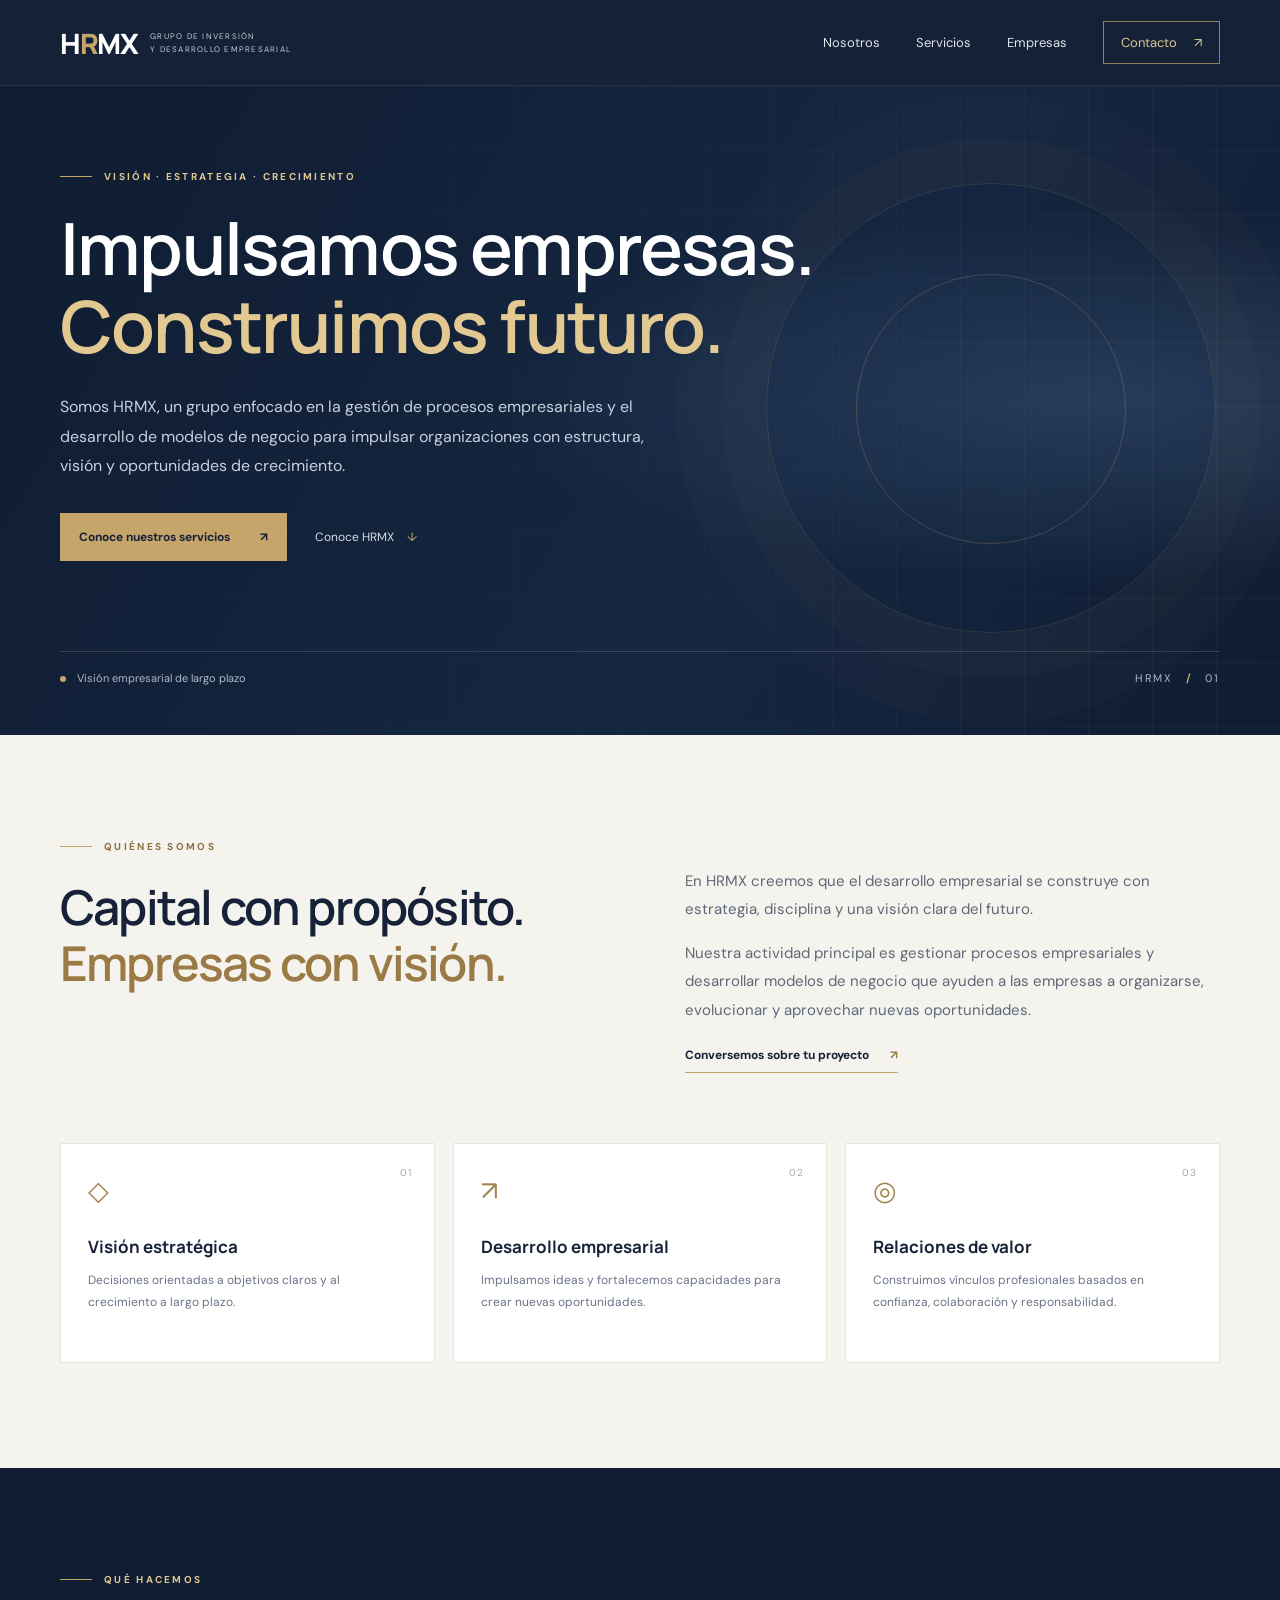
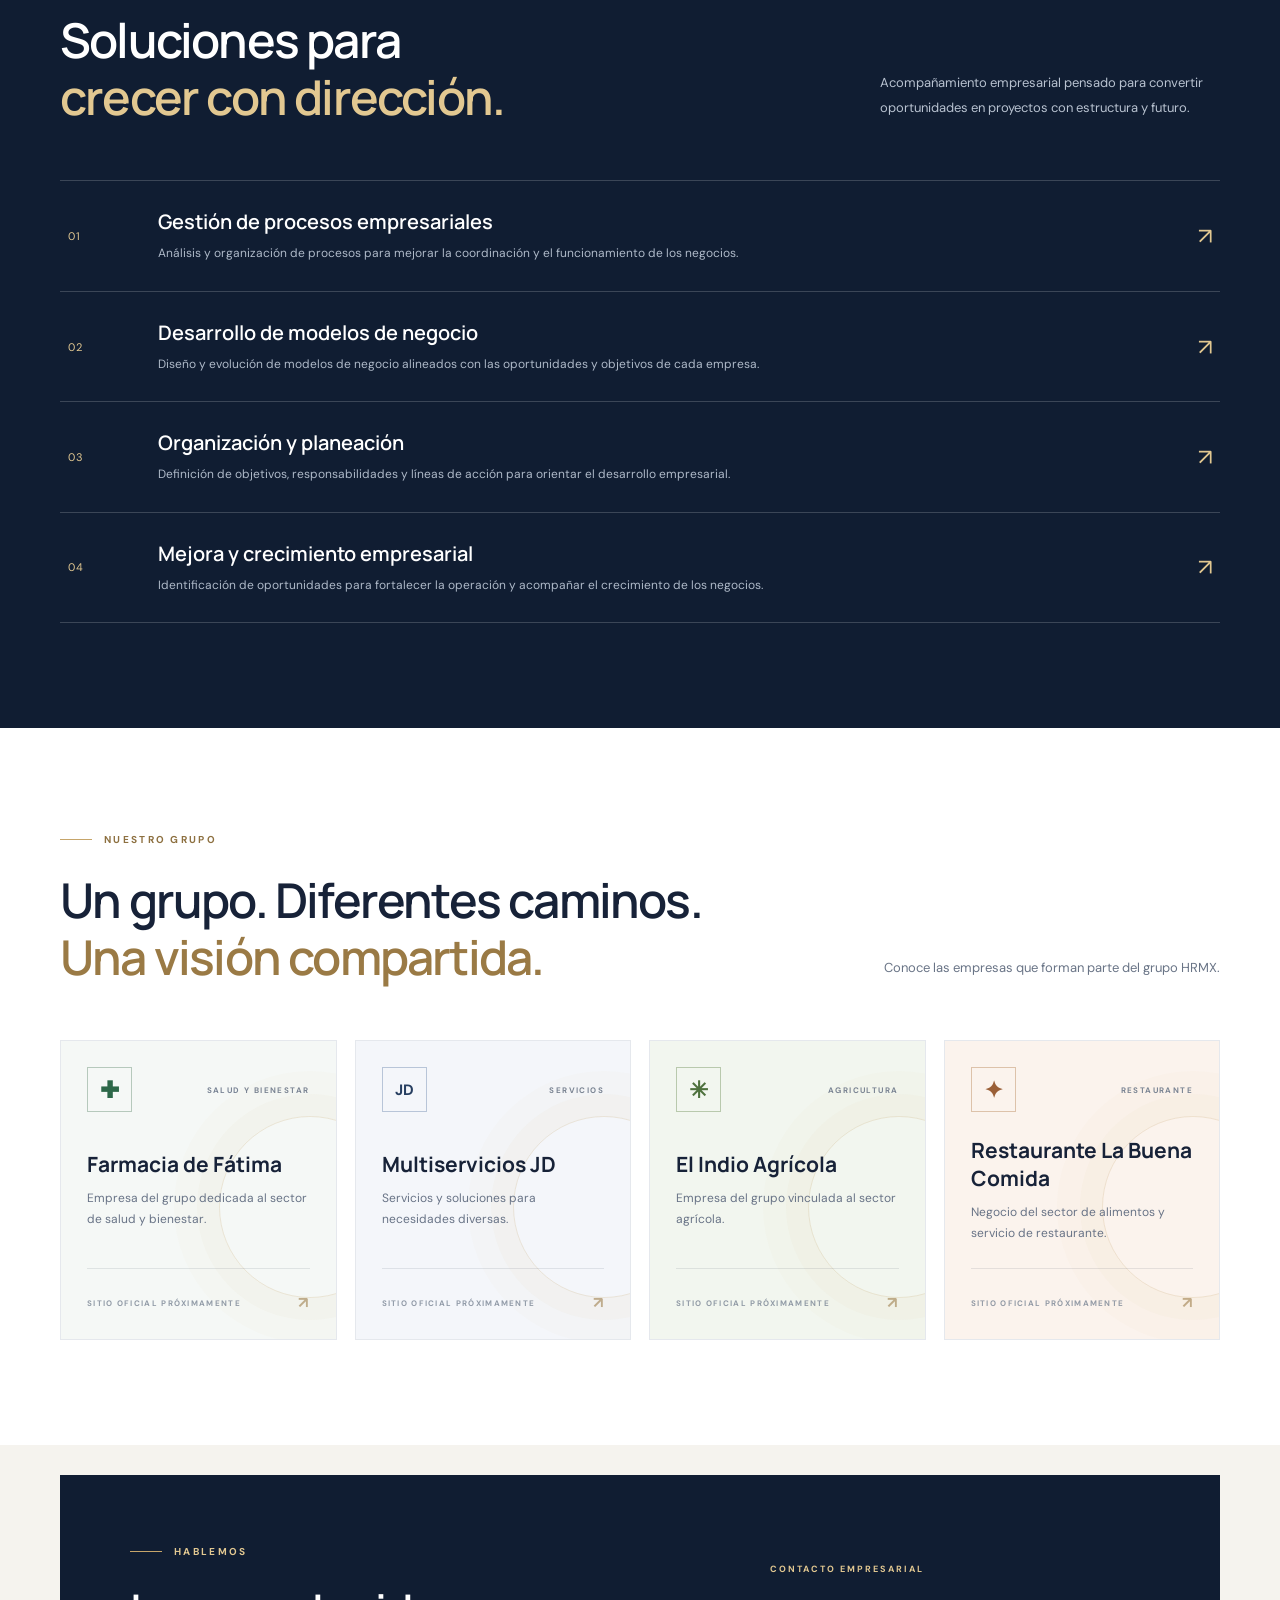
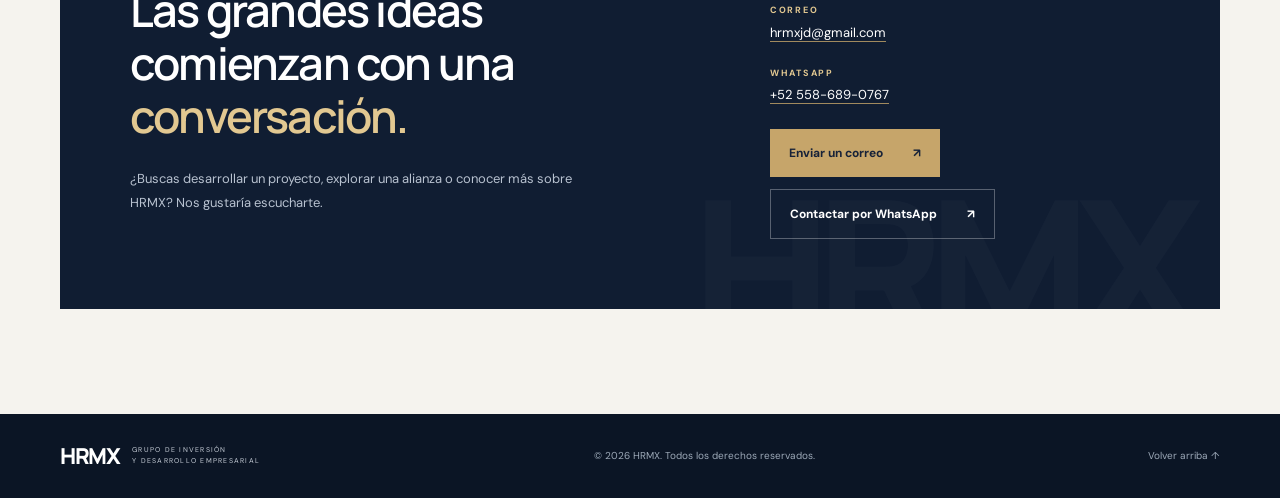
<file: index.html>
<!DOCTYPE html>
<html lang="es">
<head>
  <meta charset="UTF-8">
  <meta name="viewport" content="width=device-width, initial-scale=1.0">
  <meta name="description" content="HRMX — Grupo de Inversión y Desarrollo Empresarial. Impulsamos empresas con visión estratégica, desarrollo y soluciones empresariales.">
  <title>HRMX | Grupo de Inversión y Desarrollo Empresarial</title>
  <link rel="preconnect" href="https://fonts.googleapis.com">
  <link rel="preconnect" href="https://fonts.gstatic.com" crossorigin>
  <link href="https://fonts.googleapis.com/css2?family=DM+Sans:wght@400;500;600;700&family=Manrope:wght@400;500;600;700;800&display=swap" rel="stylesheet">
  <link rel="stylesheet" href="styles.css">
</head>
<body>
  <header class="site-header">
    <nav class="nav container" aria-label="Navegación principal">
      <a class="brand" href="#inicio" aria-label="HRMX inicio">
        <span class="brand-mark">H<span>R</span>MX</span>
        <span class="brand-caption">GRUPO DE INVERSIÓN<br>Y DESARROLLO EMPRESARIAL</span>
      </a>
      <button class="menu-toggle" aria-label="Abrir menú" aria-expanded="false">☰</button>
      <div class="nav-links">
        <a href="#nosotros">Nosotros</a>
        <a href="#servicios">Servicios</a>
        <a href="#empresas">Empresas</a>
        <a href="#contacto" class="nav-cta">Contacto <span>↗</span></a>
      </div>
    </nav>
  </header>

  <main>
    <section class="hero" id="inicio">
      <div class="hero-grid"></div>
      <div class="container hero-content">
        <p class="eyebrow"><span class="eyebrow-line"></span> VISIÓN · ESTRATEGIA · CRECIMIENTO</p>
        <h1>Impulsamos empresas.<br><span>Construimos futuro.</span></h1>
        <p class="hero-copy">Somos HRMX, un grupo enfocado en la gestión de procesos empresariales y el desarrollo de modelos de negocio para impulsar organizaciones con estructura, visión y oportunidades de crecimiento.</p>
        <div class="hero-actions">
          <a class="button button-gold" href="#servicios">Conoce nuestros servicios <span>↗</span></a>
          <a class="text-link" href="#nosotros">Conoce HRMX <span>↓</span></a>
        </div>
        <div class="hero-foot">
          <span><i class="status-dot"></i> Visión empresarial de largo plazo</span>
          <span class="hero-index">HRMX <b>/</b> 01</span>
        </div>
      </div>
      <div class="hero-orb orb-one"></div><div class="hero-orb orb-two"></div>
    </section>

    <section class="intro section" id="nosotros">
      <div class="container intro-grid">
        <div>
          <p class="eyebrow dark"><span class="eyebrow-line"></span> QUIÉNES SOMOS</p>
          <h2>Capital con propósito.<br><span>Empresas con visión.</span></h2>
        </div>
        <div class="intro-text">
          <p>En HRMX creemos que el desarrollo empresarial se construye con estrategia, disciplina y una visión clara del futuro.</p>
          <p>Nuestra actividad principal es gestionar procesos empresariales y desarrollar modelos de negocio que ayuden a las empresas a organizarse, evolucionar y aprovechar nuevas oportunidades.</p>
          <a class="inline-link" href="#contacto">Conversemos sobre tu proyecto <span>↗</span></a>
        </div>
      </div>
      <div class="container values">
        <article class="value-card"><span class="value-number">01</span><div class="value-icon">◇</div><h3>Visión estratégica</h3><p>Decisiones orientadas a objetivos claros y al crecimiento a largo plazo.</p></article>
        <article class="value-card"><span class="value-number">02</span><div class="value-icon">↗</div><h3>Desarrollo empresarial</h3><p>Impulsamos ideas y fortalecemos capacidades para crear nuevas oportunidades.</p></article>
        <article class="value-card"><span class="value-number">03</span><div class="value-icon">◎</div><h3>Relaciones de valor</h3><p>Construimos vínculos profesionales basados en confianza, colaboración y responsabilidad.</p></article>
      </div>
    </section>

    <section class="services section" id="servicios">
      <div class="container">
        <div class="section-heading">
          <div><p class="eyebrow"><span class="eyebrow-line"></span> QUÉ HACEMOS</p><h2>Soluciones para<br><span>crecer con dirección.</span></h2></div>
          <p class="heading-note">Acompañamiento empresarial pensado para convertir oportunidades en proyectos con estructura y futuro.</p>
        </div>
        <div class="service-list">
          <article class="service-item"><span class="service-no">01</span><div><h3>Gestión de procesos empresariales</h3><p>Análisis y organización de procesos para mejorar la coordinación y el funcionamiento de los negocios.</p></div><span class="service-arrow">↗</span></article>
          <article class="service-item"><span class="service-no">02</span><div><h3>Desarrollo de modelos de negocio</h3><p>Diseño y evolución de modelos de negocio alineados con las oportunidades y objetivos de cada empresa.</p></div><span class="service-arrow">↗</span></article>
          <article class="service-item"><span class="service-no">03</span><div><h3>Organización y planeación</h3><p>Definición de objetivos, responsabilidades y líneas de acción para orientar el desarrollo empresarial.</p></div><span class="service-arrow">↗</span></article>
          <article class="service-item"><span class="service-no">04</span><div><h3>Mejora y crecimiento empresarial</h3><p>Identificación de oportunidades para fortalecer la operación y acompañar el crecimiento de los negocios.</p></div><span class="service-arrow">↗</span></article>
        </div>
      </div>
    </section>

    <section class="companies section" id="empresas">
      <div class="container">
        <div class="section-heading companies-heading">
          <div><p class="eyebrow dark"><span class="eyebrow-line"></span> NUESTRO GRUPO</p><h2>Un grupo. Diferentes caminos.<br><span>Una visión compartida.</span></h2></div>
          <p class="heading-note">Conoce las empresas que forman parte del grupo HRMX.</p>
        </div>
        <div class="company-grid">
          <article class="company-card pharmacy">
            <div class="company-top"><span class="company-symbol">✚</span><span class="company-type">SALUD Y BIENESTAR</span></div>
            <div><h3>Farmacia de Fátima</h3><p>Empresa del grupo dedicada al sector de salud y bienestar.</p></div>
            <span class="company-foot company-coming" aria-label="Sitio oficial próximamente">SITIO OFICIAL PRÓXIMAMENTE <b>↗</b></span>
          </article>
          <article class="company-card jd">
            <div class="company-top"><span class="company-symbol">JD</span><span class="company-type">SERVICIOS</span></div>
            <div><h3>Multiservicios JD</h3><p>Servicios y soluciones para necesidades diversas.</p></div>
            <span class="company-foot company-coming" aria-label="Sitio oficial próximamente">SITIO OFICIAL PRÓXIMAMENTE <b>↗</b></span>
          </article>
          <article class="company-card agriculture">
            <div class="company-top"><span class="company-symbol">✳</span><span class="company-type">AGRICULTURA</span></div>
            <div><h3>El Indio Agrícola</h3><p>Empresa del grupo vinculada al sector agrícola.</p></div>
            <span class="company-foot company-coming" aria-label="Sitio oficial próximamente">SITIO OFICIAL PRÓXIMAMENTE <b>↗</b></span>
          </article>
          <article class="company-card restaurant">
            <div class="company-top"><span class="company-symbol">✦</span><span class="company-type">RESTAURANTE</span></div>
            <div><h3>Restaurante La Buena Comida</h3><p>Negocio del sector de alimentos y servicio de restaurante.</p></div>
            <span class="company-foot company-coming" aria-label="Sitio oficial próximamente">SITIO OFICIAL PRÓXIMAMENTE <b>↗</b></span>
          </article>
        </div>
      </div>
    </section>

    <section class="contact section" id="contacto">
      <div class="container contact-panel">
        <div>
          <p class="eyebrow"><span class="eyebrow-line"></span> HABLEMOS</p>
          <h2>Las grandes ideas<br>comienzan con una <span>conversación.</span></h2>
          <p class="contact-copy">¿Buscas desarrollar un proyecto, explorar una alianza o conocer más sobre HRMX? Nos gustaría escucharte.</p>
        </div>
        <div class="contact-side">
          <p class="contact-label">CONTACTO EMPRESARIAL</p>
          <div class="contact-details"><p><span class="contact-detail-label">CORREO</span><br><a href="mailto:hrmxjd@gmail.com">hrmxjd@gmail.com</a></p><p><span class="contact-detail-label">WHATSAPP</span><br><a href="https://wa.me/525586890767" target="_blank" rel="noopener noreferrer">+52 558-689-0767</a></p></div>
          <a class="button button-gold" href="mailto:hrmxjd@gmail.com">Enviar un correo <span>↗</span></a>
          <a class="button button-whatsapp" href="https://wa.me/525586890767" target="_blank" rel="noopener noreferrer">Contactar por WhatsApp <span>↗</span></a>
        </div>
        <div class="contact-decoration">HRMX<span>.</span></div>
      </div>
    </section>
  </main>

  <footer class="footer">
    <div class="container footer-inner">
      <a class="brand footer-brand" href="#inicio"><span class="brand-mark">HRMX</span><span class="brand-caption">GRUPO DE INVERSIÓN<br>Y DESARROLLO EMPRESARIAL</span></a>
      <p>© <span id="year"></span> HRMX. Todos los derechos reservados.</p>
      <a href="#inicio" class="back-top">Volver arriba ↑</a>
    </div>
  </footer>
  <script src="script.js"></script>
</body>
</html>
</file>
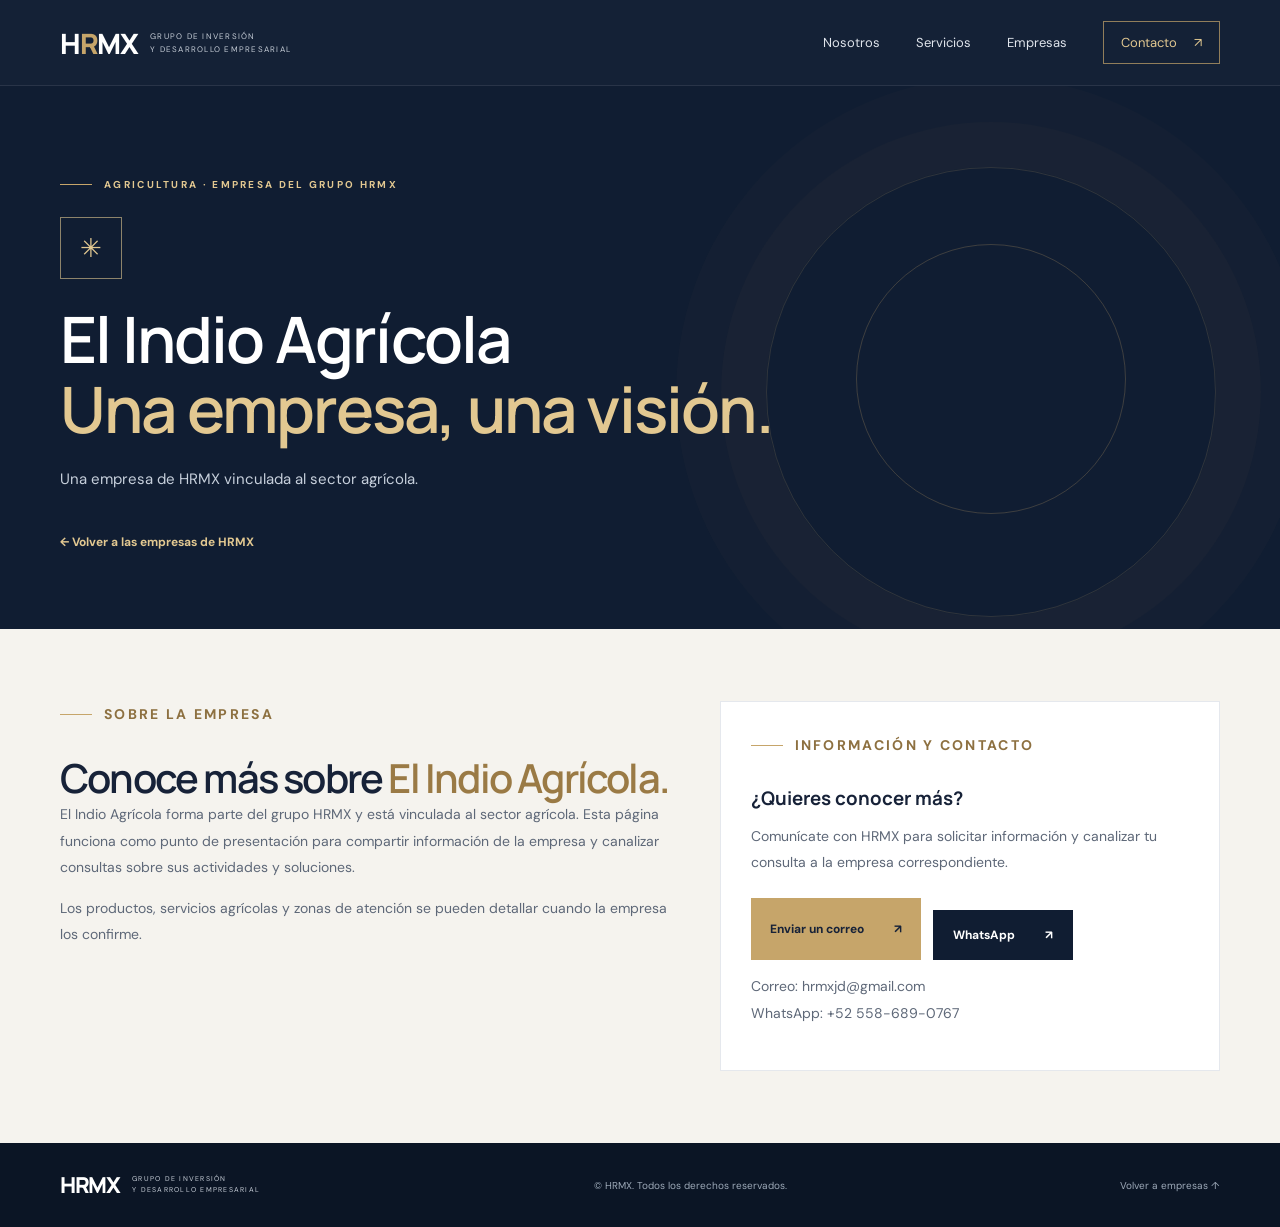
<file: el-indio-agricola.html>
<!DOCTYPE html>
<html lang="es">
<head>
  <meta charset="UTF-8">
  <meta name="viewport" content="width=device-width, initial-scale=1.0">
  <meta name="description" content="Una empresa de HRMX vinculada al sector agrícola.">
  <title>El Indio Agrícola | HRMX</title>
  <link rel="preconnect" href="https://fonts.googleapis.com">
  <link rel="preconnect" href="https://fonts.gstatic.com" crossorigin>
  <link href="https://fonts.googleapis.com/css2?family=DM+Sans:wght@400;500;600;700&family=Manrope:wght@400;500;600;700;800&display=swap" rel="stylesheet">
  <link rel="stylesheet" href="styles.css">
</head>
<body>
  <header class="site-header">
    <nav class="nav container" aria-label="Navegación principal">
      <a class="brand" href="index.html" aria-label="HRMX inicio"><span class="brand-mark">H<span>R</span>MX</span><span class="brand-caption">GRUPO DE INVERSIÓN<br>Y DESARROLLO EMPRESARIAL</span></a>
      <div class="nav-links"><a href="index.html#nosotros">Nosotros</a><a href="index.html#servicios">Servicios</a><a href="index.html#empresas">Empresas</a><a href="index.html#contacto" class="nav-cta">Contacto <span>↗</span></a></div>
    </nav>
  </header>
  <main>
    <section class="company-detail-hero">
      <div class="container">
        <p class="eyebrow"><span class="eyebrow-line"></span> AGRICULTURA · EMPRESA DEL GRUPO HRMX</p>
        <div class="detail-symbol" aria-hidden="true">✳</div>
        <h1>El Indio Agrícola<br><span>Una empresa, una visión.</span></h1>
        <p class="company-detail-copy">Una empresa de HRMX vinculada al sector agrícola.</p>
        <a class="detail-back" href="index.html#empresas">← Volver a las empresas de HRMX</a>
      </div>
      <div class="hero-orb orb-one"></div><div class="hero-orb orb-two"></div>
    </section>
    <section class="detail-section">
      <div class="container detail-grid">
        <div>
          <p class="eyebrow dark"><span class="eyebrow-line"></span> SOBRE LA EMPRESA</p>
          <h2>Conoce más sobre <span>El Indio Agrícola.</span></h2>
          <p>El Indio Agrícola forma parte del grupo HRMX y está vinculada al sector agrícola. Esta página funciona como punto de presentación para compartir información de la empresa y canalizar consultas sobre sus actividades y soluciones.</p>
          <p>Los productos, servicios agrícolas y zonas de atención se pueden detallar cuando la empresa los confirme.</p>
        </div>
        <aside class="detail-panel">
          <p class="eyebrow dark"><span class="eyebrow-line"></span> INFORMACIÓN Y CONTACTO</p>
          <h3>¿Quieres conocer más?</h3>
          <p>Comunícate con HRMX para solicitar información y canalizar tu consulta a la empresa correspondiente.</p>
          <div class="detail-actions">
            <a class="button button-gold" href="mailto:hrmxjd@gmail.com?subject=Informaci%C3%B3n%20sobre%20El%20Indio%20Agrícola">Enviar un correo <span>↗</span></a>
            <a class="button button-whatsapp" href="https://wa.me/525586890767" target="_blank" rel="noopener noreferrer">WhatsApp <span>↗</span></a>
          </div>
          <p class="small-note">Correo: <a href="mailto:hrmxjd@gmail.com">hrmxjd@gmail.com</a><br>WhatsApp: <a href="https://wa.me/525586890767" target="_blank" rel="noopener noreferrer">+52 558-689-0767</a></p>
        </aside>
      </div>
    </section>
  </main>
  <footer class="footer"><div class="container footer-inner"><a class="brand footer-brand" href="index.html"><span class="brand-mark">HRMX</span><span class="brand-caption">GRUPO DE INVERSIÓN<br>Y DESARROLLO EMPRESARIAL</span></a><p>© <span id="year"></span> HRMX. Todos los derechos reservados.</p><a href="index.html#empresas" class="back-top">Volver a empresas ↑</a></div></footer>
  <script src="script.js"></script>
</body>
</html>
</file>
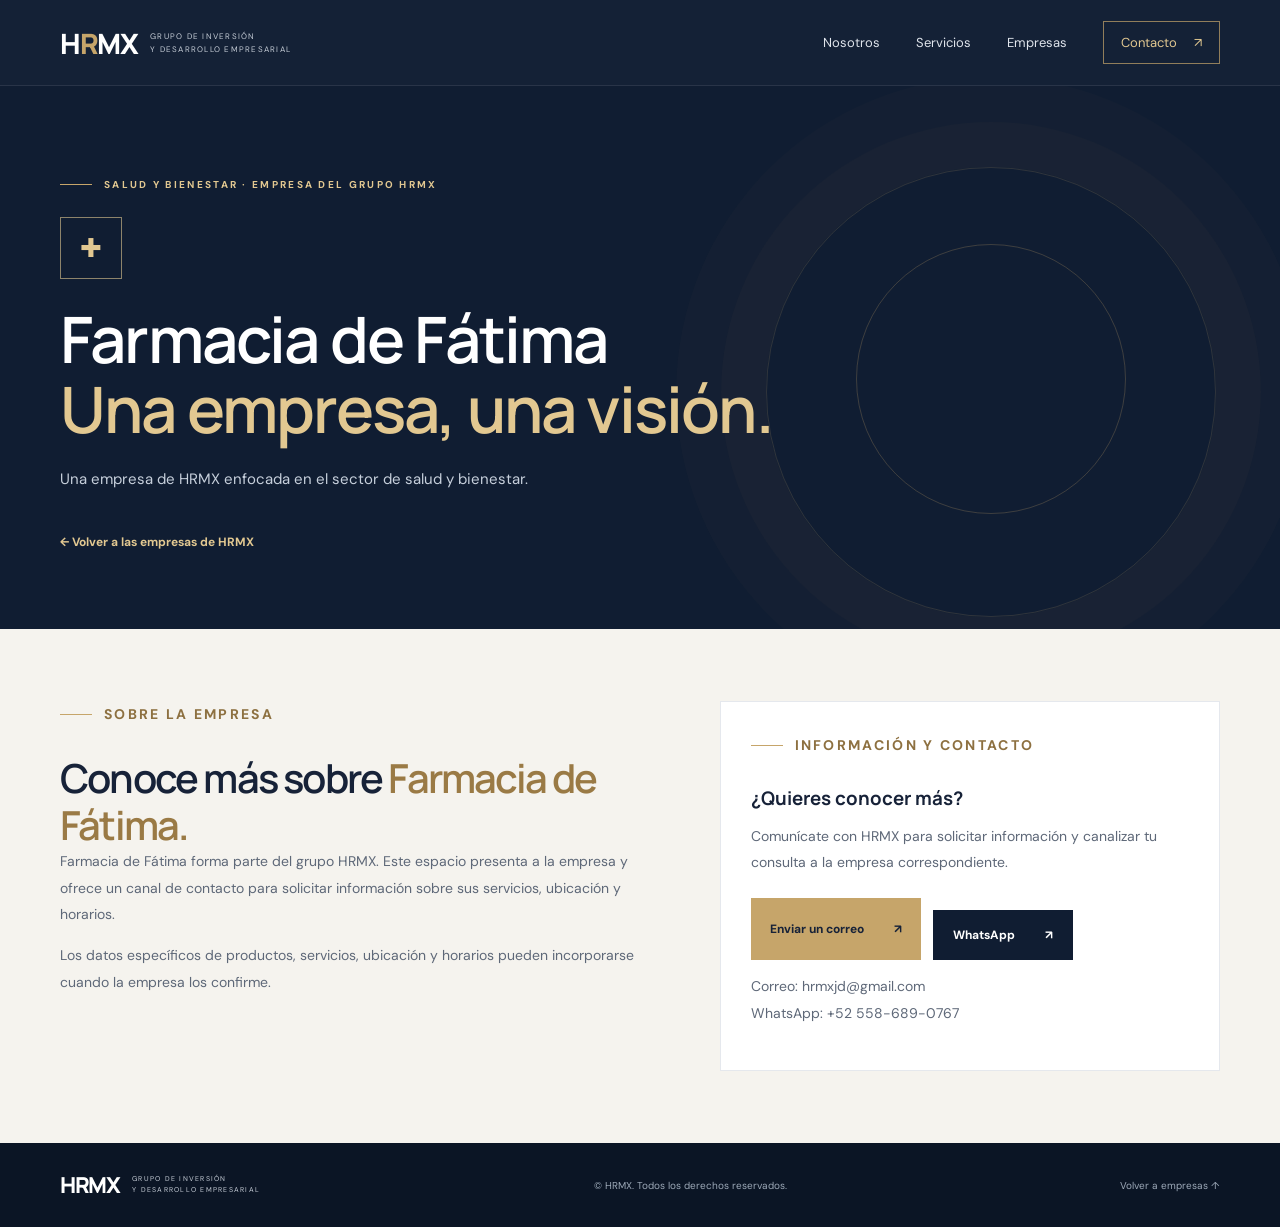
<file: farmacia-de-fatima.html>
<!DOCTYPE html>
<html lang="es">
<head>
  <meta charset="UTF-8">
  <meta name="viewport" content="width=device-width, initial-scale=1.0">
  <meta name="description" content="Una empresa de HRMX enfocada en el sector de salud y bienestar.">
  <title>Farmacia de Fátima | HRMX</title>
  <link rel="preconnect" href="https://fonts.googleapis.com">
  <link rel="preconnect" href="https://fonts.gstatic.com" crossorigin>
  <link href="https://fonts.googleapis.com/css2?family=DM+Sans:wght@400;500;600;700&family=Manrope:wght@400;500;600;700;800&display=swap" rel="stylesheet">
  <link rel="stylesheet" href="styles.css">
</head>
<body>
  <header class="site-header">
    <nav class="nav container" aria-label="Navegación principal">
      <a class="brand" href="index.html" aria-label="HRMX inicio"><span class="brand-mark">H<span>R</span>MX</span><span class="brand-caption">GRUPO DE INVERSIÓN<br>Y DESARROLLO EMPRESARIAL</span></a>
      <div class="nav-links"><a href="index.html#nosotros">Nosotros</a><a href="index.html#servicios">Servicios</a><a href="index.html#empresas">Empresas</a><a href="index.html#contacto" class="nav-cta">Contacto <span>↗</span></a></div>
    </nav>
  </header>
  <main>
    <section class="company-detail-hero">
      <div class="container">
        <p class="eyebrow"><span class="eyebrow-line"></span> SALUD Y BIENESTAR · EMPRESA DEL GRUPO HRMX</p>
        <div class="detail-symbol" aria-hidden="true">✚</div>
        <h1>Farmacia de Fátima<br><span>Una empresa, una visión.</span></h1>
        <p class="company-detail-copy">Una empresa de HRMX enfocada en el sector de salud y bienestar.</p>
        <a class="detail-back" href="index.html#empresas">← Volver a las empresas de HRMX</a>
      </div>
      <div class="hero-orb orb-one"></div><div class="hero-orb orb-two"></div>
    </section>
    <section class="detail-section">
      <div class="container detail-grid">
        <div>
          <p class="eyebrow dark"><span class="eyebrow-line"></span> SOBRE LA EMPRESA</p>
          <h2>Conoce más sobre <span>Farmacia de Fátima.</span></h2>
          <p>Farmacia de Fátima forma parte del grupo HRMX. Este espacio presenta a la empresa y ofrece un canal de contacto para solicitar información sobre sus servicios, ubicación y horarios.</p>
          <p>Los datos específicos de productos, servicios, ubicación y horarios pueden incorporarse cuando la empresa los confirme.</p>
        </div>
        <aside class="detail-panel">
          <p class="eyebrow dark"><span class="eyebrow-line"></span> INFORMACIÓN Y CONTACTO</p>
          <h3>¿Quieres conocer más?</h3>
          <p>Comunícate con HRMX para solicitar información y canalizar tu consulta a la empresa correspondiente.</p>
          <div class="detail-actions">
            <a class="button button-gold" href="mailto:hrmxjd@gmail.com?subject=Informaci%C3%B3n%20sobre%20Farmacia%20de%20Fátima">Enviar un correo <span>↗</span></a>
            <a class="button button-whatsapp" href="https://wa.me/525586890767" target="_blank" rel="noopener noreferrer">WhatsApp <span>↗</span></a>
          </div>
          <p class="small-note">Correo: <a href="mailto:hrmxjd@gmail.com">hrmxjd@gmail.com</a><br>WhatsApp: <a href="https://wa.me/525586890767" target="_blank" rel="noopener noreferrer">+52 558-689-0767</a></p>
        </aside>
      </div>
    </section>
  </main>
  <footer class="footer"><div class="container footer-inner"><a class="brand footer-brand" href="index.html"><span class="brand-mark">HRMX</span><span class="brand-caption">GRUPO DE INVERSIÓN<br>Y DESARROLLO EMPRESARIAL</span></a><p>© <span id="year"></span> HRMX. Todos los derechos reservados.</p><a href="index.html#empresas" class="back-top">Volver a empresas ↑</a></div></footer>
  <script src="script.js"></script>
</body>
</html>
</file>
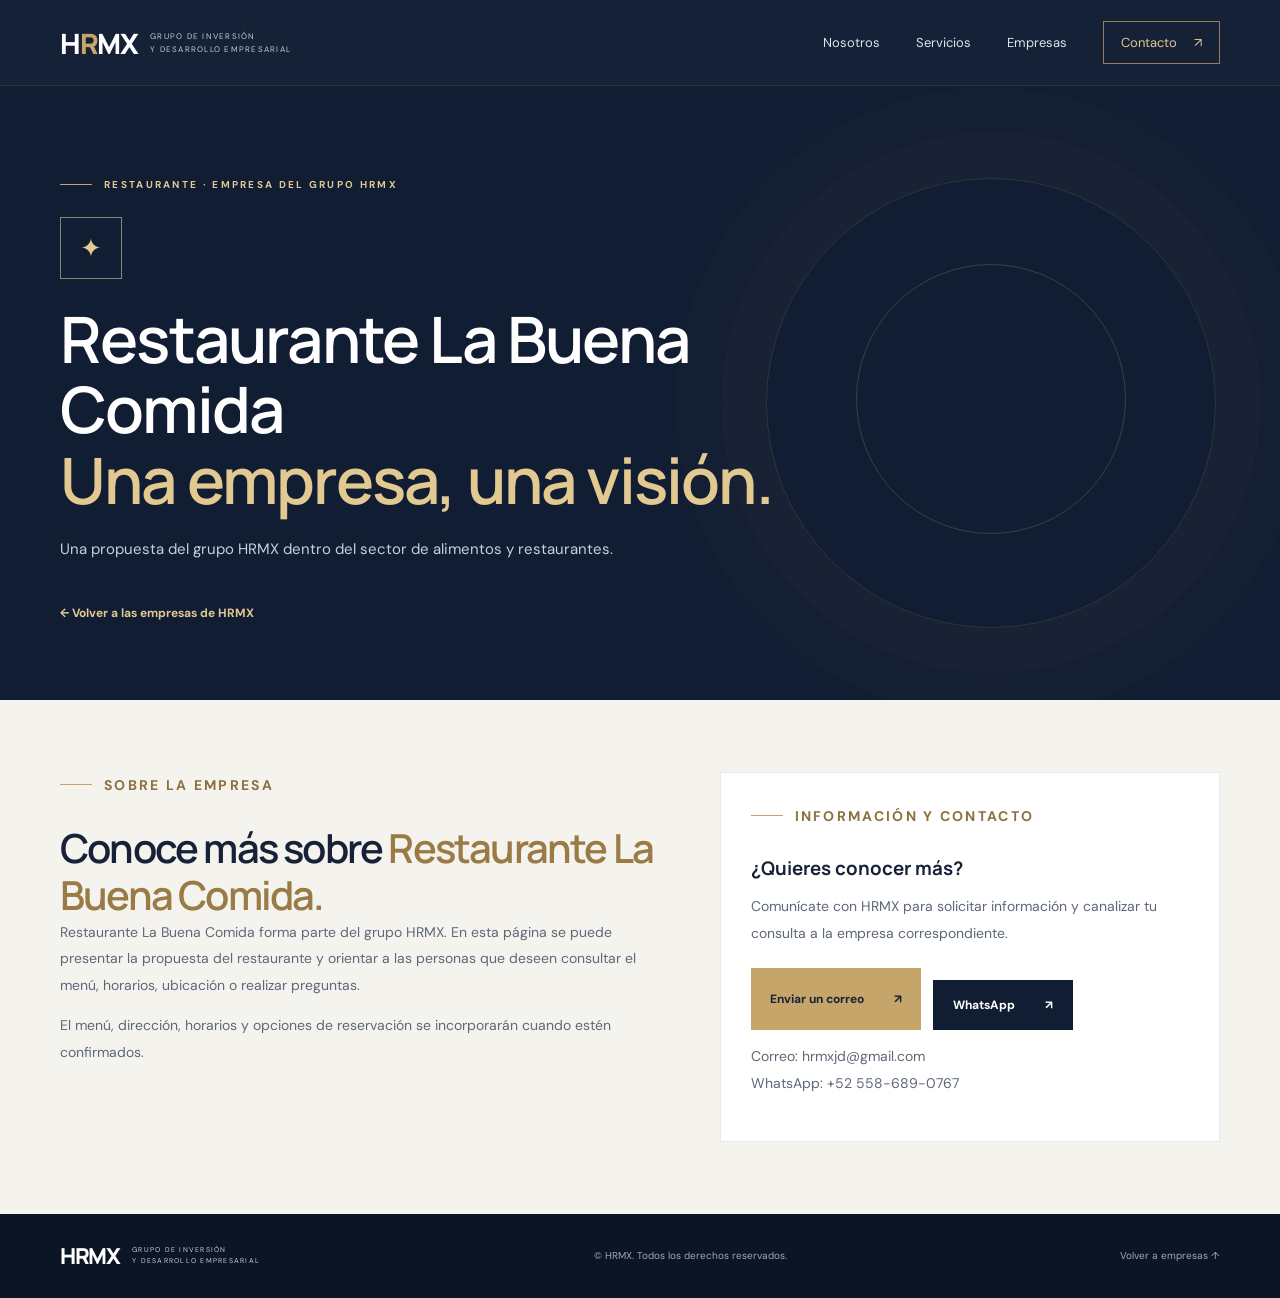
<file: la-buena-comida.html>
<!DOCTYPE html>
<html lang="es">
<head>
  <meta charset="UTF-8">
  <meta name="viewport" content="width=device-width, initial-scale=1.0">
  <meta name="description" content="Una propuesta del grupo HRMX dentro del sector de alimentos y restaurantes.">
  <title>Restaurante La Buena Comida | HRMX</title>
  <link rel="preconnect" href="https://fonts.googleapis.com">
  <link rel="preconnect" href="https://fonts.gstatic.com" crossorigin>
  <link href="https://fonts.googleapis.com/css2?family=DM+Sans:wght@400;500;600;700&family=Manrope:wght@400;500;600;700;800&display=swap" rel="stylesheet">
  <link rel="stylesheet" href="styles.css">
</head>
<body>
  <header class="site-header">
    <nav class="nav container" aria-label="Navegación principal">
      <a class="brand" href="index.html" aria-label="HRMX inicio"><span class="brand-mark">H<span>R</span>MX</span><span class="brand-caption">GRUPO DE INVERSIÓN<br>Y DESARROLLO EMPRESARIAL</span></a>
      <div class="nav-links"><a href="index.html#nosotros">Nosotros</a><a href="index.html#servicios">Servicios</a><a href="index.html#empresas">Empresas</a><a href="index.html#contacto" class="nav-cta">Contacto <span>↗</span></a></div>
    </nav>
  </header>
  <main>
    <section class="company-detail-hero">
      <div class="container">
        <p class="eyebrow"><span class="eyebrow-line"></span> RESTAURANTE · EMPRESA DEL GRUPO HRMX</p>
        <div class="detail-symbol" aria-hidden="true">✦</div>
        <h1>Restaurante La Buena Comida<br><span>Una empresa, una visión.</span></h1>
        <p class="company-detail-copy">Una propuesta del grupo HRMX dentro del sector de alimentos y restaurantes.</p>
        <a class="detail-back" href="index.html#empresas">← Volver a las empresas de HRMX</a>
      </div>
      <div class="hero-orb orb-one"></div><div class="hero-orb orb-two"></div>
    </section>
    <section class="detail-section">
      <div class="container detail-grid">
        <div>
          <p class="eyebrow dark"><span class="eyebrow-line"></span> SOBRE LA EMPRESA</p>
          <h2>Conoce más sobre <span>Restaurante La Buena Comida.</span></h2>
          <p>Restaurante La Buena Comida forma parte del grupo HRMX. En esta página se puede presentar la propuesta del restaurante y orientar a las personas que deseen consultar el menú, horarios, ubicación o realizar preguntas.</p>
          <p>El menú, dirección, horarios y opciones de reservación se incorporarán cuando estén confirmados.</p>
        </div>
        <aside class="detail-panel">
          <p class="eyebrow dark"><span class="eyebrow-line"></span> INFORMACIÓN Y CONTACTO</p>
          <h3>¿Quieres conocer más?</h3>
          <p>Comunícate con HRMX para solicitar información y canalizar tu consulta a la empresa correspondiente.</p>
          <div class="detail-actions">
            <a class="button button-gold" href="mailto:hrmxjd@gmail.com?subject=Informaci%C3%B3n%20sobre%20Restaurante%20La%20Buena%20Comida">Enviar un correo <span>↗</span></a>
            <a class="button button-whatsapp" href="https://wa.me/525586890767" target="_blank" rel="noopener noreferrer">WhatsApp <span>↗</span></a>
          </div>
          <p class="small-note">Correo: <a href="mailto:hrmxjd@gmail.com">hrmxjd@gmail.com</a><br>WhatsApp: <a href="https://wa.me/525586890767" target="_blank" rel="noopener noreferrer">+52 558-689-0767</a></p>
        </aside>
      </div>
    </section>
  </main>
  <footer class="footer"><div class="container footer-inner"><a class="brand footer-brand" href="index.html"><span class="brand-mark">HRMX</span><span class="brand-caption">GRUPO DE INVERSIÓN<br>Y DESARROLLO EMPRESARIAL</span></a><p>© <span id="year"></span> HRMX. Todos los derechos reservados.</p><a href="index.html#empresas" class="back-top">Volver a empresas ↑</a></div></footer>
  <script src="script.js"></script>
</body>
</html>
</file>
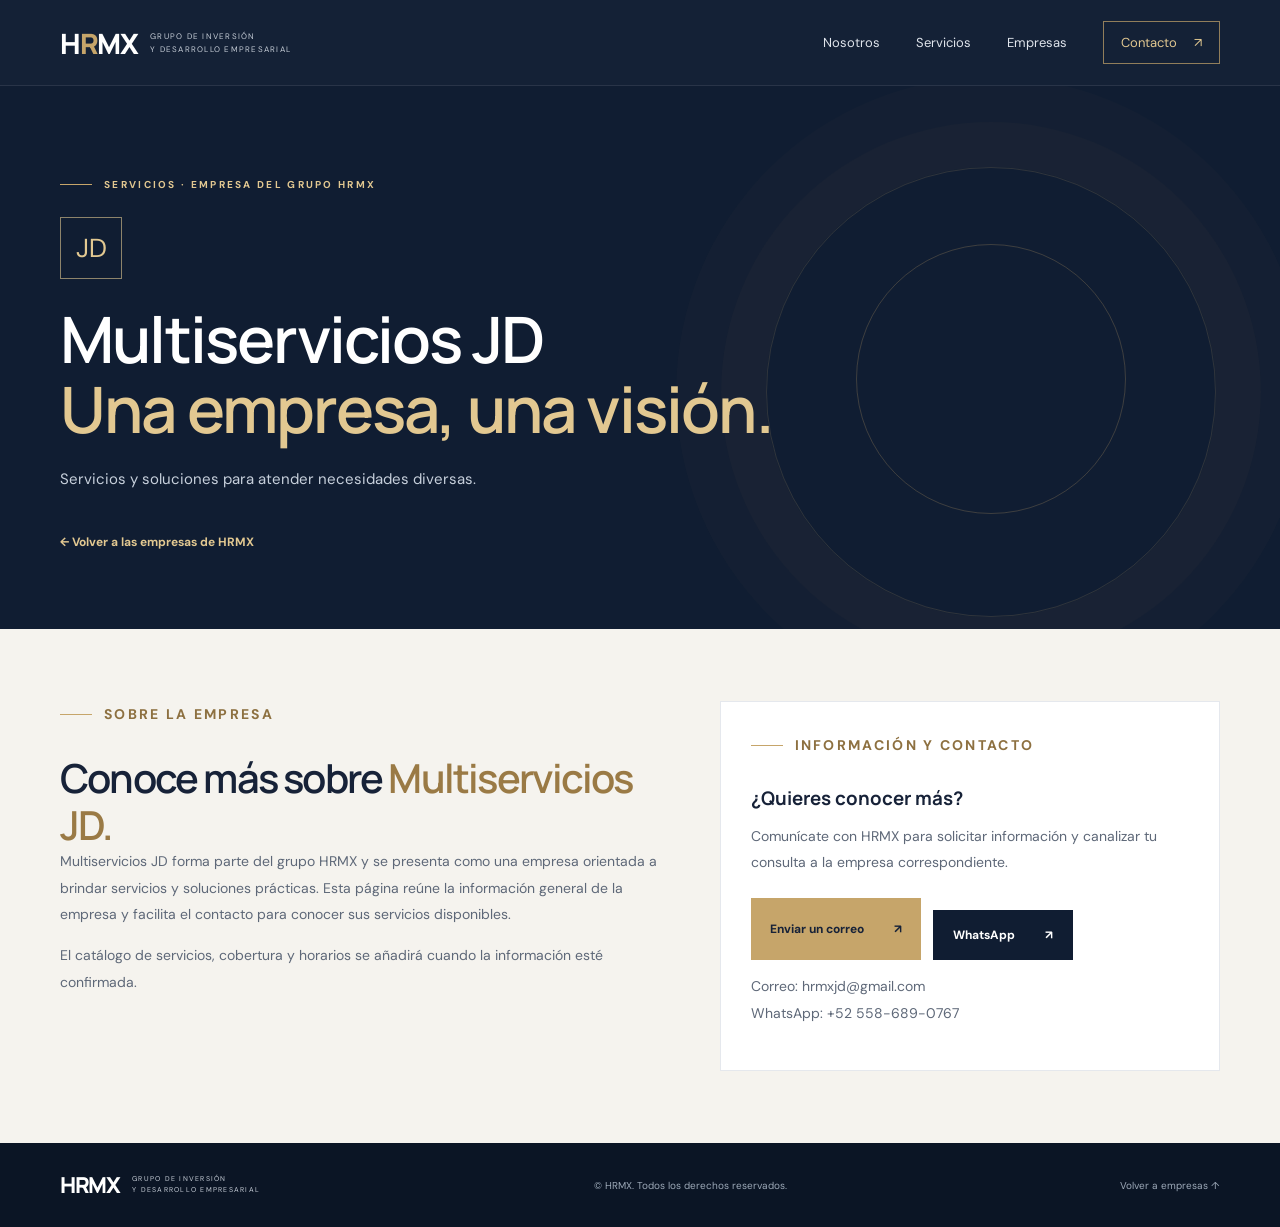
<file: multiservicios-jd.html>
<!DOCTYPE html>
<html lang="es">
<head>
  <meta charset="UTF-8">
  <meta name="viewport" content="width=device-width, initial-scale=1.0">
  <meta name="description" content="Servicios y soluciones para atender necesidades diversas.">
  <title>Multiservicios JD | HRMX</title>
  <link rel="preconnect" href="https://fonts.googleapis.com">
  <link rel="preconnect" href="https://fonts.gstatic.com" crossorigin>
  <link href="https://fonts.googleapis.com/css2?family=DM+Sans:wght@400;500;600;700&family=Manrope:wght@400;500;600;700;800&display=swap" rel="stylesheet">
  <link rel="stylesheet" href="styles.css">
</head>
<body>
  <header class="site-header">
    <nav class="nav container" aria-label="Navegación principal">
      <a class="brand" href="index.html" aria-label="HRMX inicio"><span class="brand-mark">H<span>R</span>MX</span><span class="brand-caption">GRUPO DE INVERSIÓN<br>Y DESARROLLO EMPRESARIAL</span></a>
      <div class="nav-links"><a href="index.html#nosotros">Nosotros</a><a href="index.html#servicios">Servicios</a><a href="index.html#empresas">Empresas</a><a href="index.html#contacto" class="nav-cta">Contacto <span>↗</span></a></div>
    </nav>
  </header>
  <main>
    <section class="company-detail-hero">
      <div class="container">
        <p class="eyebrow"><span class="eyebrow-line"></span> SERVICIOS · EMPRESA DEL GRUPO HRMX</p>
        <div class="detail-symbol" aria-hidden="true">JD</div>
        <h1>Multiservicios JD<br><span>Una empresa, una visión.</span></h1>
        <p class="company-detail-copy">Servicios y soluciones para atender necesidades diversas.</p>
        <a class="detail-back" href="index.html#empresas">← Volver a las empresas de HRMX</a>
      </div>
      <div class="hero-orb orb-one"></div><div class="hero-orb orb-two"></div>
    </section>
    <section class="detail-section">
      <div class="container detail-grid">
        <div>
          <p class="eyebrow dark"><span class="eyebrow-line"></span> SOBRE LA EMPRESA</p>
          <h2>Conoce más sobre <span>Multiservicios JD.</span></h2>
          <p>Multiservicios JD forma parte del grupo HRMX y se presenta como una empresa orientada a brindar servicios y soluciones prácticas. Esta página reúne la información general de la empresa y facilita el contacto para conocer sus servicios disponibles.</p>
          <p>El catálogo de servicios, cobertura y horarios se añadirá cuando la información esté confirmada.</p>
        </div>
        <aside class="detail-panel">
          <p class="eyebrow dark"><span class="eyebrow-line"></span> INFORMACIÓN Y CONTACTO</p>
          <h3>¿Quieres conocer más?</h3>
          <p>Comunícate con HRMX para solicitar información y canalizar tu consulta a la empresa correspondiente.</p>
          <div class="detail-actions">
            <a class="button button-gold" href="mailto:hrmxjd@gmail.com?subject=Informaci%C3%B3n%20sobre%20Multiservicios%20JD">Enviar un correo <span>↗</span></a>
            <a class="button button-whatsapp" href="https://wa.me/525586890767" target="_blank" rel="noopener noreferrer">WhatsApp <span>↗</span></a>
          </div>
          <p class="small-note">Correo: <a href="mailto:hrmxjd@gmail.com">hrmxjd@gmail.com</a><br>WhatsApp: <a href="https://wa.me/525586890767" target="_blank" rel="noopener noreferrer">+52 558-689-0767</a></p>
        </aside>
      </div>
    </section>
  </main>
  <footer class="footer"><div class="container footer-inner"><a class="brand footer-brand" href="index.html"><span class="brand-mark">HRMX</span><span class="brand-caption">GRUPO DE INVERSIÓN<br>Y DESARROLLO EMPRESARIAL</span></a><p>© <span id="year"></span> HRMX. Todos los derechos reservados.</p><a href="index.html#empresas" class="back-top">Volver a empresas ↑</a></div></footer>
  <script src="script.js"></script>
</body>
</html>
</file>
<file: styles.css>
*{box-sizing:border-box} :root{--navy:#101d32;--navy2:#172944;--gold:#c6a56a;--gold-light:#e2c891;--ink:#172238;--muted:#687386;--cream:#f5f3ee;--white:#fff} html{scroll-behavior:smooth;scroll-padding-top:90px} body{margin:0;font-family:"DM Sans",sans-serif;color:var(--ink);background:#fff} a{color:inherit;text-decoration:none}.container{width:min(1160px,calc(100% - 48px));margin:0 auto}.site-header{height:86px;background:rgba(16,29,50,.98);color:white;position:sticky;top:0;z-index:10;border-bottom:1px solid rgba(255,255,255,.09)}.nav{height:100%;display:flex;align-items:center;justify-content:space-between}.brand{display:flex;align-items:center;gap:13px}.brand-mark{font-family:Manrope,sans-serif;font-weight:800;font-size:28px;letter-spacing:-1.5px;color:#fff}.brand-mark span{color:var(--gold)}.brand-caption{font-size:8px;letter-spacing:1.25px;line-height:1.55;color:#c5ccd6}.nav-links{display:flex;align-items:center;gap:36px;font-size:13px;color:#e0e5ec}.nav-links>a:not(.nav-cta):hover{color:var(--gold-light)}.nav-cta{padding:12px 17px;border:1px solid rgba(198,165,106,.7);color:var(--gold-light)}.nav-cta span{padding-left:14px}.menu-toggle{display:none;background:none;border:0;color:white;font-size:26px}.hero{min-height:620px;position:relative;overflow:hidden;background:radial-gradient(ellipse at 85% 48%,#263c5b 0%,transparent 39%),linear-gradient(120deg,#101d32 0%,#142641 60%,#101d32 100%);color:white;display:flex;align-items:center}.hero-grid{position:absolute;inset:0;background-image:linear-gradient(rgba(255,255,255,.035) 1px,transparent 1px),linear-gradient(90deg,rgba(255,255,255,.035) 1px,transparent 1px);background-size:64px 64px;mask-image:linear-gradient(to right,transparent,black)}.hero-content{position:relative;z-index:1;padding:84px 0 50px}.eyebrow{display:flex;align-items:center;gap:12px;color:var(--gold-light);font-size:10px;font-weight:700;letter-spacing:2.3px;margin:0 0 26px}.eyebrow-line{display:inline-block;width:32px;height:1px;background:var(--gold)}h1,h2,h3,p{margin-top:0}h1,h2{font-family:Manrope,sans-serif;letter-spacing:-1.8px}h1{font-size:clamp(42px,6vw,72px);line-height:1.09;font-weight:600;margin-bottom:26px;max-width:790px}h1 span,h2 span{color:var(--gold-light)}.hero-copy{font-size:16px;line-height:1.85;color:#c7d0dc;max-width:600px;margin-bottom:32px}.hero-actions{display:flex;align-items:center;gap:28px;flex-wrap:wrap}.button{display:inline-flex;align-items:center;gap:30px;padding:16px 19px;font-size:12px;font-weight:700;transition:transform .2s,background .2s}.button:hover{transform:translateY(-2px)}.button-gold{background:var(--gold);color:#172238}.button-gold:hover{background:var(--gold-light)}.text-link{font-size:12px;color:#d5dbe4}.text-link span{padding-left:10px;color:var(--gold)}.hero-foot{display:flex;justify-content:space-between;align-items:center;margin-top:90px;padding-top:19px;border-top:1px solid rgba(255,255,255,.15);color:#aeb9c8;font-size:11px}.status-dot{display:inline-block;width:6px;height:6px;background:var(--gold);border-radius:50%;margin-right:8px}.hero-index{letter-spacing:1.8px}.hero-index b{color:var(--gold);padding:0 8px}.hero-orb{position:absolute;border:1px solid rgba(198,165,106,.17);border-radius:50%;pointer-events:none}.orb-one{width:450px;height:450px;right:5%;top:15%;box-shadow:0 0 0 45px rgba(198,165,106,.025),0 0 0 90px rgba(198,165,106,.02)}.orb-two{width:270px;height:270px;right:12%;top:29%;border-color:rgba(198,165,106,.25)}.section{padding:105px 0}.intro{background:var(--cream)}.intro-grid{display:grid;grid-template-columns:1fr 1fr;gap:90px;align-items:start}.eyebrow.dark{color:#8d7040}h2{font-size:clamp(32px,4vw,48px);line-height:1.18;font-weight:600;margin-bottom:0}h2 span{color:#9a7a45}.intro-text{padding-top:27px}.intro-text p{font-size:15px;line-height:1.9;color:#5e6878}.inline-link{display:inline-block;font-size:12px;font-weight:700;border-bottom:1px solid #c4a46d;padding-bottom:9px;margin-top:8px}.inline-link span{color:#9a7a45;padding-left:18px}.values{display:grid;grid-template-columns:repeat(3,1fr);gap:18px;margin-top:70px}.value-card{position:relative;background:#fff;padding:29px 27px 32px;min-height:220px;border:1px solid #e9e5dc}.value-number{position:absolute;right:22px;top:22px;font-size:10px;letter-spacing:1px;color:#a0a7b1}.value-icon{font-size:27px;color:#a3834e;margin-bottom:27px}.value-card h3{font-family:Manrope,sans-serif;font-size:17px;margin-bottom:12px}.value-card p{font-size:12px;line-height:1.8;color:var(--muted);margin-bottom:0}.services{background:var(--navy);color:#fff}.section-heading{display:flex;align-items:flex-end;justify-content:space-between;gap:40px;margin-bottom:55px}.services h2 span{color:var(--gold-light)}.heading-note{max-width:340px;color:#b8c2d0;font-size:13px;line-height:1.9;margin-bottom:5px}.service-list{border-top:1px solid rgba(255,255,255,.18)}.service-item{display:grid;grid-template-columns:70px 1fr 40px;gap:20px;align-items:center;padding:27px 8px;border-bottom:1px solid rgba(255,255,255,.18);transition:padding .2s}.service-item:hover{padding-left:18px;padding-right:18px}.service-no{font-size:11px;color:var(--gold-light);letter-spacing:1px}.service-item h3{font-family:Manrope,sans-serif;font-size:20px;font-weight:600;margin-bottom:8px}.service-item p{color:#aeb9c8;font-size:12px;line-height:1.7;margin:0}.service-arrow{font-size:23px;color:var(--gold-light);text-align:right}.disclaimer{font-size:10px;line-height:1.7;color:#9caabd;margin:25px 0 0}.companies{background:#fff}.companies-heading .heading-note{color:#697486}.company-grid{display:grid;grid-template-columns:repeat(4,minmax(0,1fr));gap:18px}.company-card{min-height:300px;padding:26px;display:flex;flex-direction:column;justify-content:space-between;border:1px solid #e5e8ed;position:relative;overflow:hidden}.company-card:after{content:"";position:absolute;width:180px;height:180px;border:1px solid rgba(198,165,106,.24);border-radius:50%;right:-65px;top:75px;box-shadow:0 0 0 22px rgba(198,165,106,.04),0 0 0 45px rgba(198,165,106,.025);pointer-events:none}.pharmacy{background:#f5f8f6}.jd{background:#f4f6fa}.future{background:#f7f4ed}.agriculture{background:#f2f6ef}.restaurant{background:#fbf3ed}.agriculture .company-symbol{border-color:#b9c9ad;color:#4e713d}.restaurant .company-symbol{border-color:#ddc2aa;color:#9a5f37}.company-top{display:flex;align-items:center;justify-content:space-between;gap:10px}.company-symbol{width:45px;height:45px;display:grid;place-items:center;border:1px solid #b6c9bc;color:#2d6849;font-size:23px;font-weight:700}.jd .company-symbol{border-color:#b8c5d8;color:#263e60;font-size:15px}.future .company-symbol{border-color:#d7c7a7;color:#9a7a45}.company-type{font-size:8px;letter-spacing:1.4px;color:#788394;font-weight:700}.company-card h3{font-family:Manrope,sans-serif;font-size:21px;max-width:240px;margin:0 0 10px;position:relative;z-index:1}.company-card p{font-size:12px;line-height:1.8;color:#687386;max-width:240px;margin:0;position:relative;z-index:1}.company-foot{display:flex;justify-content:space-between;align-items:center;font-size:8px;font-weight:700;letter-spacing:1.3px;color:#7c8796;padding-top:23px;border-top:1px solid rgba(23,34,56,.12);position:relative;z-index:1}.company-foot b{font-size:16px;color:#9a7a45}.dark-disclaimer{color:#858d99}.contact{background:var(--cream);padding-top:30px}.contact-panel{background:var(--navy);color:#fff;padding:70px;position:relative;overflow:hidden;display:grid;grid-template-columns:1.2fr .8fr;gap:70px}.contact-panel h2{font-size:clamp(31px,4vw,45px)}.contact-panel h2 span{color:var(--gold-light)}.contact-copy{color:#b8c2d0;font-size:13px;line-height:1.9;max-width:450px;margin-top:23px}.contact-side{padding-top:18px;position:relative;z-index:1}.contact-label{font-size:9px;letter-spacing:2px;color:var(--gold-light);font-weight:700}.contact-details{font-size:13px;line-height:1.8;color:#c4cedb;margin:22px 0}.contact-details p{margin:0 0 16px}.contact-details a{color:#fff;text-decoration:underline;text-decoration-color:rgba(198,165,106,.8);text-underline-offset:4px}.contact-detail-label{font-size:9px;letter-spacing:1.7px;color:var(--gold-light);font-weight:700}.button-whatsapp{display:flex;width:max-content;margin-top:12px;background:transparent;color:#fff;border:1px solid rgba(255,255,255,.3)}.button-whatsapp:hover{background:rgba(255,255,255,.08)}.small-note{font-size:10px;color:#9ba9bb;line-height:1.7;margin-top:13px}.contact-decoration{position:absolute;right:-15px;bottom:-85px;font-family:Manrope,sans-serif;font-size:190px;letter-spacing:-15px;font-weight:800;color:rgba(255,255,255,.025);pointer-events:none}.contact-decoration span{color:rgba(198,165,106,.1)}.footer{background:#0b1525;color:#9da9b8;padding:27px 0}.footer-inner{display:flex;align-items:center;justify-content:space-between;gap:20px}.footer-brand .brand-mark{font-size:22px}.footer-brand .brand-caption{font-size:7px}.footer-inner>p,.back-top{font-size:10px;margin:0}.back-top:hover{color:var(--gold-light)}
@media(min-width:801px) and (max-width:1050px){.company-grid{grid-template-columns:repeat(2,minmax(0,1fr))}}
@media(max-width:800px){.container{width:min(100% - 36px,600px)}.site-header{height:75px}.menu-toggle{display:block}.nav-links{display:none;position:absolute;top:75px;left:0;right:0;background:#101d32;padding:20px 24px 26px;flex-direction:column;align-items:stretch;gap:0;border-top:1px solid rgba(255,255,255,.1)}.nav-links.open{display:flex}.nav-links a{padding:14px 0}.nav-links .nav-cta{padding:13px 15px;margin-top:8px}.hero{min-height:600px}.hero-content{padding-top:70px}.hero-foot{margin-top:65px}.orb-one{right:-200px;top:18%}.orb-two{right:-100px;top:32%}.section{padding:75px 0}.intro-grid{grid-template-columns:1fr;gap:24px}.intro-text{padding-top:0}.values{grid-template-columns:1fr;margin-top:42px}.value-card{min-height:190px}.section-heading{display:block;margin-bottom:38px}.heading-note{margin-top:22px}.company-grid{grid-template-columns:1fr}.company-card{min-height:250px}.contact{padding-top:0}.contact-panel{padding:40px 28px;grid-template-columns:1fr;gap:28px}.contact-side{padding-top:0}.contact-decoration{font-size:110px;bottom:-40px}.footer-inner{flex-wrap:wrap}.footer-inner>p{order:3;width:100%;line-height:1.6}.service-item{grid-template-columns:34px 1fr 20px;gap:12px;padding:23px 0}.service-item h3{font-size:17px}.service-item p{font-size:11px}}
@media(prefers-reduced-motion:reduce){html{scroll-behavior:auto}*,*:before,*:after{transition:none!important}}

/* Tarjetas de empresa enlazadas */
.company-foot{cursor:pointer;transition:color .2s,background .2s}.company-foot:hover{color:#9a7a45}.company-foot:hover b{transform:translate(2px,-2px)}.company-foot b{display:inline-block;transition:transform .2s}
/* Páginas individuales de empresas */
.company-detail-hero{background:var(--navy);color:#fff;padding:92px 0 78px;position:relative;overflow:hidden}.company-detail-hero .container{position:relative;z-index:1}.company-detail-hero h1{font-family:Manrope,sans-serif;font-size:clamp(38px,6vw,64px);line-height:1.1;font-weight:600;max-width:800px;margin:20px 0}.company-detail-hero h1 span{color:var(--gold-light)}.company-detail-copy{max-width:690px;color:#c7d0dc;line-height:1.9;font-size:15px}.detail-symbol{width:62px;height:62px;display:grid;place-items:center;border:1px solid rgba(226,200,145,.6);color:var(--gold-light);font-size:26px;margin-bottom:25px}.detail-section{padding:72px 0;background:var(--cream)}.detail-grid{display:grid;grid-template-columns:1.1fr .9fr;gap:48px;align-items:start}.detail-section h2{font-size:clamp(28px,4vw,40px)}.detail-section p{color:#5e6878;font-size:14px;line-height:1.9}.detail-panel{padding:30px;background:#fff;border:1px solid #e5e8ed}.detail-panel h3{font-family:Manrope,sans-serif;margin:0 0 12px}.detail-actions{display:flex;gap:12px;flex-wrap:wrap;margin-top:22px}.detail-back{display:inline-block;margin-top:26px;color:var(--gold-light);font-weight:700;font-size:12px}.detail-back:hover{text-decoration:underline}.detail-section .button-whatsapp{background:var(--navy);border-color:var(--navy);color:#fff}.detail-section .button-whatsapp:hover{background:var(--navy2)}
@media(max-width:800px){.company-detail-hero{padding:65px 0 58px}.detail-grid{grid-template-columns:1fr;gap:25px}.detail-section{padding:55px 0}}

/* Indicador temporal para los sitios oficiales que se publicarán más adelante */
.company-coming {
  cursor: default;
  opacity: .82;
}
.company-coming b {
  opacity: .7;
}
</file>
